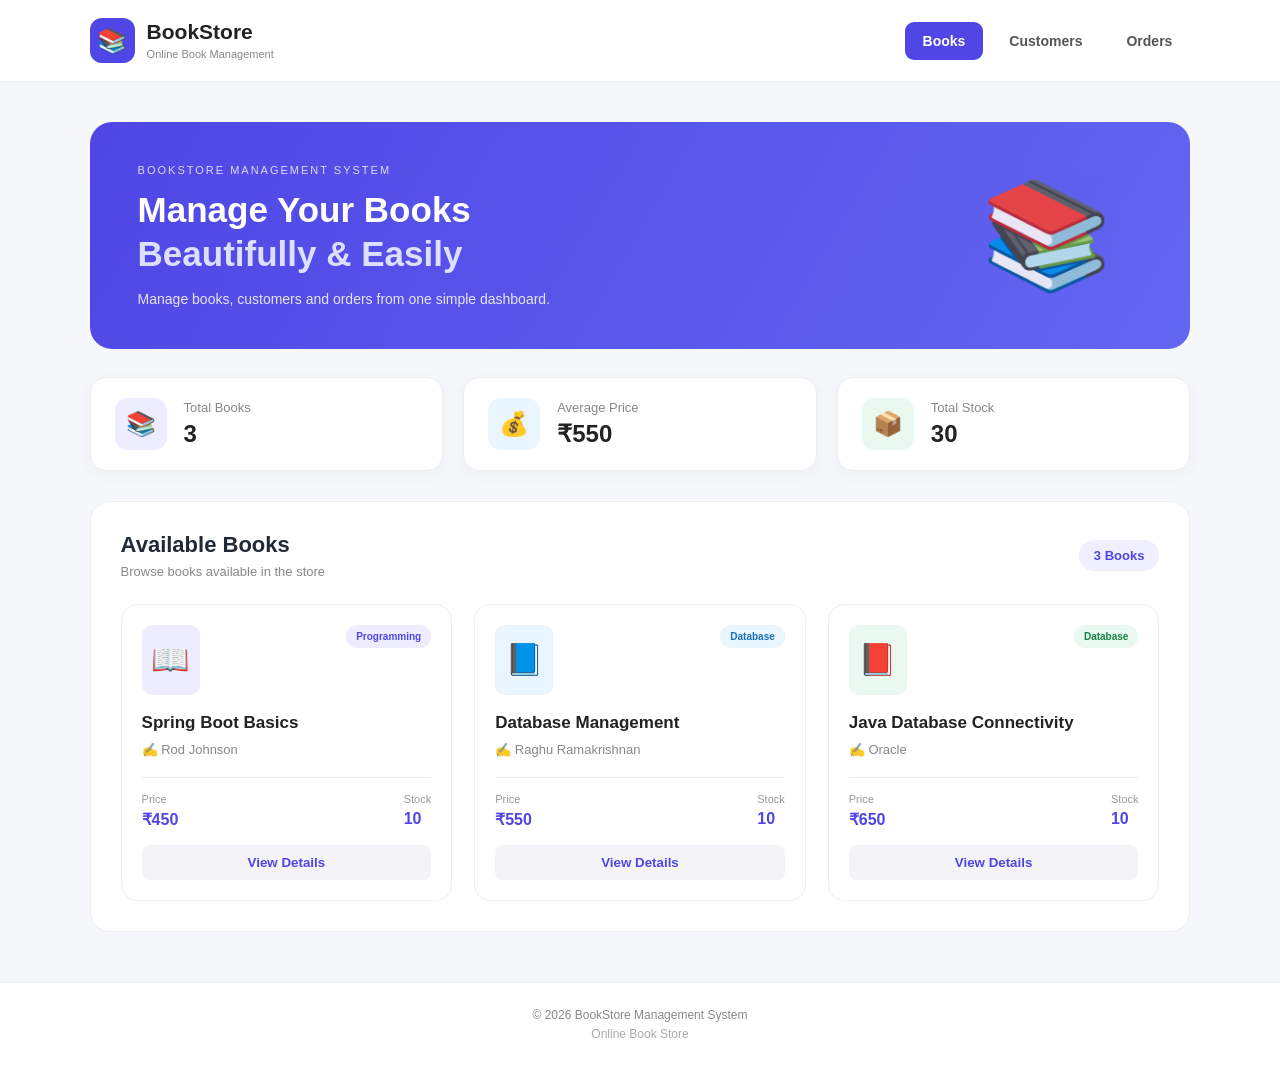
<file: index.html>
<!DOCTYPE html>
<html lang="en">

<head>

    <meta charset="UTF-8">

    <meta name="viewport"
          content="width=device-width, initial-scale=1.0">

    <title>BookStore | Book Management</title>

    <link rel="stylesheet" href="style.css">

</head>


<body>


    <!-- NAVBAR -->

    <nav class="navbar">

        <div class="brand">

            <div class="brand-icon">
                📚
            </div>

            <div>
                <h2>BookStore</h2>
                <span>Online Book Management</span>
            </div>

        </div>


        <div class="nav-links">

            <a href="index.html"
               class="active">
                Books
            </a>

            <a href="customer.html">
                Customers
            </a>

            <a href="order.html">
                Orders
            </a>

        </div>

    </nav>



    <!-- MAIN -->

    <main class="main-container">


        <!-- WELCOME -->

        <section class="welcome">

            <div>

                <p class="small-title">
                    BOOKSTORE MANAGEMENT SYSTEM
                </p>

                <h1>
                    Manage Your Books
                    <br>
                    <span>Beautifully & Easily</span>
                </h1>

                <p class="description">
                    Manage books, customers and orders
                    from one simple dashboard.
                </p>

            </div>


            <div class="welcome-icon">
                📚
            </div>

        </section>



        <!-- STAT CARDS -->

        <section class="stats">


            <div class="stat-card">

                <div class="stat-icon purple">
                    📚
                </div>

                <div>

                    <p>Total Books</p>

                    <h2>3</h2>

                </div>

            </div>



            <div class="stat-card">

                <div class="stat-icon blue">
                    💰
                </div>

                <div>

                    <p>Average Price</p>

                    <h2>₹550</h2>

                </div>

            </div>



            <div class="stat-card">

                <div class="stat-icon green">
                    📦
                </div>

                <div>

                    <p>Total Stock</p>

                    <h2>30</h2>

                </div>

            </div>


        </section>



        <!-- BOOK SECTION -->

        <section class="books-section">


            <div class="section-heading">

                <div>

                    <h2>
                        Available Books
                    </h2>

                    <p>
                        Browse books available in the store
                    </p>

                </div>


                <div class="book-count">
                    3 Books
                </div>

            </div>



            <!-- BOOK CARDS -->

            <div class="book-grid">


                <!-- BOOK 1 -->

                <div class="book-card">


                    <div class="book-top">

                        <div class="book-image purple-bg">
                            📖
                        </div>

                        <span class="category">
                            Programming
                        </span>

                    </div>


                    <h3>
                        Spring Boot Basics
                    </h3>


                    <p class="author">
                        ✍️ Rod Johnson
                    </p>


                    <div class="book-details">

                        <div>

                            <span>Price</span>

                            <strong>
                                ₹450
                            </strong>

                        </div>


                        <div>

                            <span>Stock</span>

                            <strong>
                                10
                            </strong>

                        </div>

                    </div>


                    <button class="view-btn">
                        View Details
                    </button>


                </div>



                <!-- BOOK 2 -->

                <div class="book-card">


                    <div class="book-top">

                        <div class="book-image blue-bg">
                            📘
                        </div>

                        <span class="category blue-category">
                            Database
                        </span>

                    </div>


                    <h3>
                        Database Management
                    </h3>


                    <p class="author">
                        ✍️ Raghu Ramakrishnan
                    </p>


                    <div class="book-details">

                        <div>

                            <span>Price</span>

                            <strong>
                                ₹550
                            </strong>

                        </div>


                        <div>

                            <span>Stock</span>

                            <strong>
                                10
                            </strong>

                        </div>

                    </div>


                    <button class="view-btn">
                        View Details
                    </button>


                </div>



                <!-- BOOK 3 -->

                <div class="book-card">


                    <div class="book-top">

                        <div class="book-image green-bg">
                            📕
                        </div>

                        <span class="category green-category">
                            Database
                        </span>

                    </div>


                    <h3>
                        Java Database Connectivity
                    </h3>


                    <p class="author">
                        ✍️ Oracle
                    </p>


                    <div class="book-details">

                        <div>

                            <span>Price</span>

                            <strong>
                                ₹650
                            </strong>

                        </div>


                        <div>

                            <span>Stock</span>

                            <strong>
                                10
                            </strong>

                        </div>

                    </div>


                    <button class="view-btn">
                        View Details
                    </button>


                </div>


            </div>

        </section>


    </main>


    <!-- FOOTER -->

    <footer>

        <p>
            © 2026 BookStore Management System
        </p>

        <span>
            Online Book Store
        </span>

    </footer>


</body>

</html>
</file>
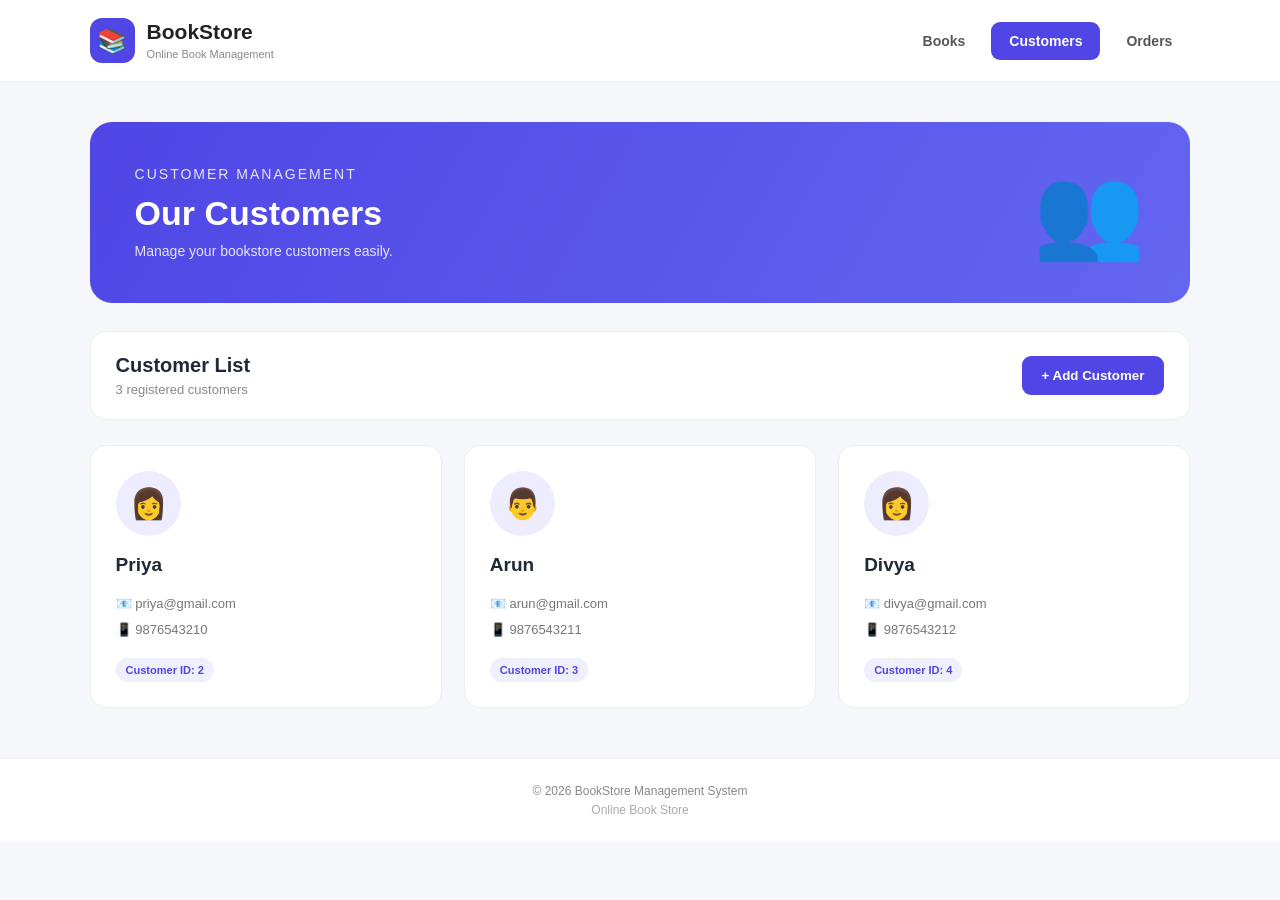
<file: customer.html>
<!DOCTYPE html>
<html lang="en">

<head>

    <meta charset="UTF-8">

    <meta name="viewport"
          content="width=device-width, initial-scale=1.0">

    <title>BookStore | Customers</title>

    <link rel="stylesheet" href="style.css">

    <style>

        .customer-page {
            width: 86%;
            max-width: 1200px;
            margin: 40px auto;
        }

        .customer-header {
            background: linear-gradient(120deg, #4f46e5, #6366f1);
            color: white;
            padding: 38px 45px;
            border-radius: 22px;
            display: flex;
            justify-content: space-between;
            align-items: center;
            margin-bottom: 28px;
        }

        .customer-header h1 {
            font-size: 34px;
            margin-bottom: 10px;
        }

        .customer-header p {
            opacity: 0.85;
            font-size: 14px;
        }

        .customer-header-icon {
            font-size: 90px;
        }

        .customer-actions {
            display: flex;
            justify-content: space-between;
            align-items: center;
            background: white;
            padding: 22px 25px;
            border-radius: 16px;
            margin-bottom: 25px;
            border: 1px solid #eeeeee;
        }

        .customer-actions h2 {
            font-size: 20px;
        }

        .customer-actions p {
            color: #888;
            font-size: 13px;
            margin-top: 5px;
        }

        .add-customer {
            background: #4f46e5;
            color: white;
            border: none;
            padding: 12px 20px;
            border-radius: 9px;
            font-weight: bold;
            cursor: pointer;
        }

        .add-customer:hover {
            background: #4338ca;
        }

        .customer-form {
            display: none;
            background: white;
            padding: 25px;
            border-radius: 16px;
            border: 1px solid #eeeeee;
            margin-bottom: 25px;
        }

        .customer-form h2 {
            margin-bottom: 20px;
        }

        .form-grid {
            display: grid;
            grid-template-columns: repeat(3, 1fr);
            gap: 18px;
        }

        .form-group label {
            display: block;
            font-size: 13px;
            font-weight: bold;
            margin-bottom: 7px;
        }

        .form-group input {
            width: 100%;
            padding: 12px;
            border: 1px solid #ddd;
            border-radius: 8px;
            outline: none;
        }

        .form-group input:focus {
            border-color: #4f46e5;
        }

        .form-buttons {
            margin-top: 20px;
            display: flex;
            gap: 10px;
        }

        .save-btn {
            background: #4f46e5;
            color: white;
            border: none;
            padding: 11px 20px;
            border-radius: 8px;
            cursor: pointer;
            font-weight: bold;
        }

        .cancel-btn {
            background: #eee;
            color: #444;
            border: none;
            padding: 11px 20px;
            border-radius: 8px;
            cursor: pointer;
        }

        .customer-grid {
            display: grid;
            grid-template-columns: repeat(3, 1fr);
            gap: 22px;
        }

        .customer-card {
            background: white;
            border: 1px solid #eeeeee;
            border-radius: 16px;
            padding: 25px;
            transition: 0.25s;
        }

        .customer-card:hover {
            transform: translateY(-5px);
            box-shadow: 0 12px 25px rgba(0, 0, 0, 0.08);
        }

        .customer-avatar {
            width: 65px;
            height: 65px;
            border-radius: 50%;
            background: #eeedff;
            display: flex;
            align-items: center;
            justify-content: center;
            font-size: 30px;
            margin-bottom: 18px;
        }

        .customer-card h3 {
            font-size: 19px;
            margin-bottom: 15px;
        }

        .customer-info {
            color: #777;
            font-size: 13px;
            line-height: 2;
        }

        .customer-id {
            display: inline-block;
            margin-top: 15px;
            padding: 6px 10px;
            background: #f0efff;
            color: #4f46e5;
            border-radius: 15px;
            font-size: 11px;
            font-weight: bold;
        }

        @media (max-width: 900px) {

            .customer-grid,
            .form-grid {
                grid-template-columns: 1fr 1fr;
            }

        }

        @media (max-width: 650px) {

            .customer-page {
                width: 92%;
            }

            .customer-header {
                padding: 30px;
            }

            .customer-header-icon {
                display: none;
            }

            .customer-grid,
            .form-grid {
                grid-template-columns: 1fr;
            }

            .customer-actions {
                flex-direction: column;
                align-items: flex-start;
                gap: 15px;
            }

        }

    </style>

</head>


<body>


    <!-- NAVBAR -->

    <nav class="navbar">

        <div class="brand">

            <div class="brand-icon">
                📚
            </div>

            <div>

                <h2>BookStore</h2>

                <span>
                    Online Book Management
                </span>

            </div>

        </div>


        <div class="nav-links">

            <a href="index.html">
                Books
            </a>

            <a href="customer.html" class="active">
                Customers
            </a>

            <a href="order.html">
                Orders
            </a>

        </div>

    </nav>



    <main class="customer-page">


        <!-- HEADER -->

        <section class="customer-header">

            <div>

                <p class="small-title">
                    CUSTOMER MANAGEMENT
                </p>

                <h1>
                    Our Customers
                </h1>

                <p>
                    Manage your bookstore customers easily.
                </p>

            </div>


            <div class="customer-header-icon">
                👥
            </div>

        </section>



        <!-- ACTION BAR -->

        <section class="customer-actions">

            <div>

                <h2>
                    Customer List
                </h2>

                <p id="customerCount">
                    3 registered customers
                </p>

            </div>


            <button
                class="add-customer"
                onclick="openCustomerForm()">

                + Add Customer

            </button>

        </section>



        <!-- FORM -->

        <section
            id="customerForm"
            class="customer-form">

            <h2>
                Add New Customer
            </h2>


            <div class="form-grid">


                <div class="form-group">

                    <label>
                        Customer Name
                    </label>

                    <input
                        type="text"
                        id="customerName"
                        placeholder="Enter name">

                </div>


                <div class="form-group">

                    <label>
                        Email
                    </label>

                    <input
                        type="email"
                        id="customerEmail"
                        placeholder="Enter email">

                </div>


                <div class="form-group">

                    <label>
                        Phone
                    </label>

                    <input
                        type="text"
                        id="customerPhone"
                        placeholder="Enter phone">

                </div>


            </div>


            <div class="form-buttons">

                <button
                    class="save-btn"
                    onclick="saveCustomer()">

                    Save Customer

                </button>


                <button
                    class="cancel-btn"
                    onclick="closeCustomerForm()">

                    Cancel

                </button>

            </div>

        </section>



        <!-- CUSTOMERS -->

        <section class="customer-grid"
                 id="customerGrid">


            <div class="customer-card">

                <div class="customer-avatar">
                    👩
                </div>

                <h3>
                    Priya
                </h3>

                <div class="customer-info">

                    📧 priya@gmail.com
                    <br>
                    📱 9876543210

                </div>

                <span class="customer-id">
                    Customer ID: 2
                </span>

            </div>


            <div class="customer-card">

                <div class="customer-avatar">
                    👨
                </div>

                <h3>
                    Arun
                </h3>

                <div class="customer-info">

                    📧 arun@gmail.com
                    <br>
                    📱 9876543211

                </div>

                <span class="customer-id">
                    Customer ID: 3
                </span>

            </div>


            <div class="customer-card">

                <div class="customer-avatar">
                    👩
                </div>

                <h3>
                    Divya
                </h3>

                <div class="customer-info">

                    📧 divya@gmail.com
                    <br>
                    📱 9876543212

                </div>

                <span class="customer-id">
                    Customer ID: 4
                </span>

            </div>


        </section>


    </main>



    <footer>

        <p>
            © 2026 BookStore Management System
        </p>

        <span>
            Online Book Store
        </span>

    </footer>



    <script src="customer.js"></script>

</body>

</html>
</file>
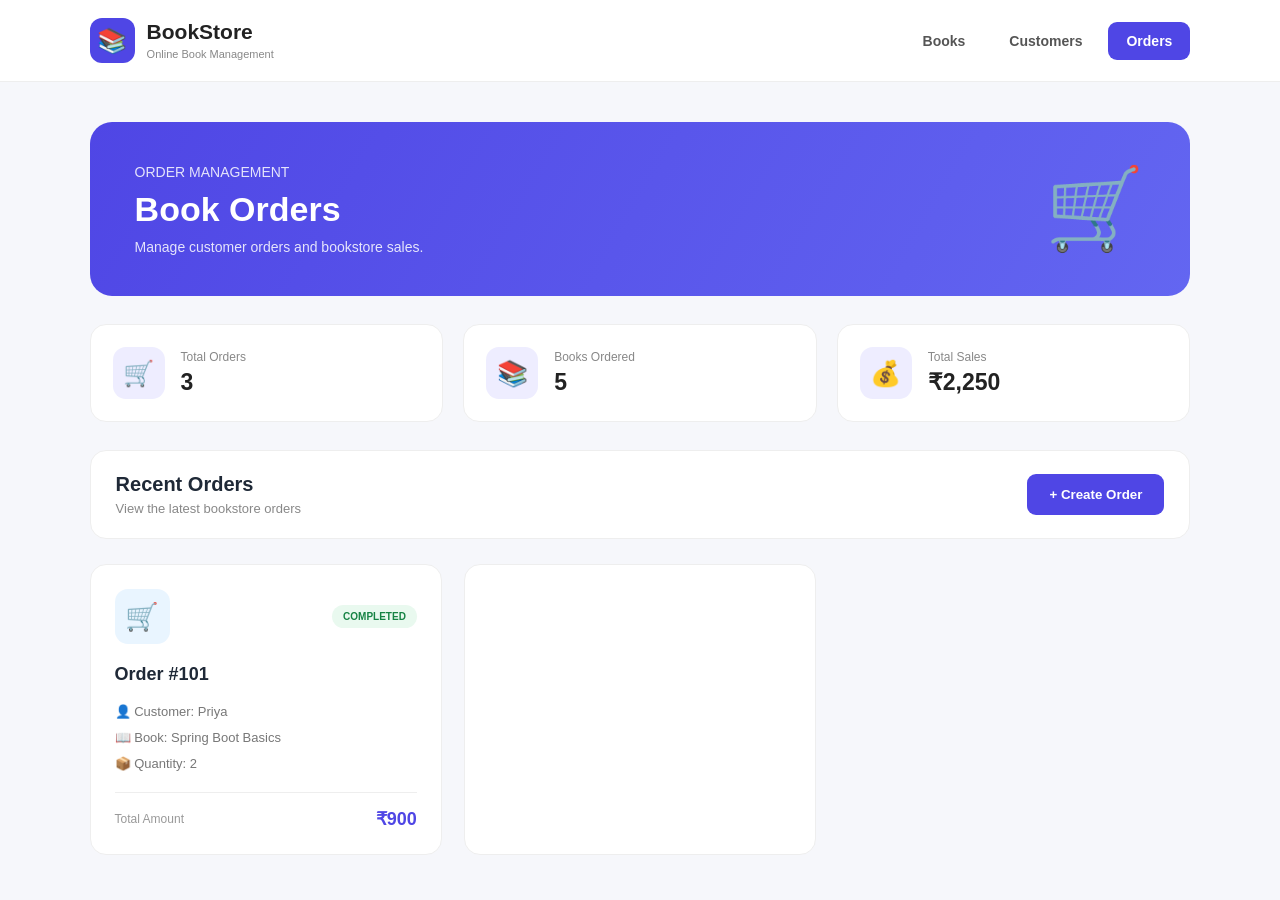
<file: order.html>
<!DOCTYPE html>
<html lang="en">

<head>

    <meta charset="UTF-8">

    <meta name="viewport"
          content="width=device-width, initial-scale=1.0">

    <title>BookStore | Orders</title>

    <link rel="stylesheet" href="style.css">

    <style>

        .order-page {
            width: 86%;
            max-width: 1200px;
            margin: 40px auto;
        }

        .order-header {
            background: linear-gradient(120deg, #4f46e5, #6366f1);
            color: white;
            padding: 40px 45px;
            border-radius: 22px;

            display: flex;
            justify-content: space-between;
            align-items: center;

            margin-bottom: 28px;
        }

        .order-header h1 {
            font-size: 34px;
            margin: 10px 0;
        }

        .order-header p {
            opacity: 0.85;
            font-size: 14px;
        }

        .order-header-icon {
            font-size: 80px;
        }

        .order-stats {
            display: grid;
            grid-template-columns: repeat(3, 1fr);
            gap: 20px;
            margin-bottom: 28px;
        }

        .order-stat {
            background: white;
            border: 1px solid #eeeeee;
            border-radius: 16px;
            padding: 22px;

            display: flex;
            align-items: center;
            gap: 16px;
        }

        .order-stat-icon {
            width: 52px;
            height: 52px;
            border-radius: 13px;
            background: #eeedff;

            display: flex;
            align-items: center;
            justify-content: center;

            font-size: 25px;
        }

        .order-stat p {
            color: #888;
            font-size: 12px;
            margin-bottom: 5px;
        }

        .order-stat h2 {
            color: #222;
            font-size: 23px;
        }

        .order-actions {
            background: white;
            padding: 22px 25px;
            border-radius: 16px;

            display: flex;
            justify-content: space-between;
            align-items: center;

            border: 1px solid #eeeeee;
            margin-bottom: 25px;
        }

        .order-actions h2 {
            font-size: 20px;
        }

        .order-actions p {
            color: #888;
            font-size: 13px;
            margin-top: 5px;
        }

        .add-order {
            background: #4f46e5;
            color: white;
            border: none;

            padding: 13px 22px;

            border-radius: 9px;

            font-weight: bold;

            cursor: pointer;
        }

        .add-order:hover {
            background: #4338ca;
        }

        /* FORM */

        .order-form {
            display: none;

            background: white;

            padding: 28px;

            border-radius: 16px;

            border: 1px solid #eeeeee;

            margin-bottom: 25px;
        }

        .order-form h2 {
            margin-bottom: 22px;
        }

        .form-grid {
            display: grid;

            grid-template-columns: repeat(3, 1fr);

            gap: 18px;
        }

        .form-group label {
            display: block;

            font-size: 13px;

            font-weight: bold;

            margin-bottom: 7px;
        }

        .form-group input {
            width: 100%;

            padding: 12px;

            border: 1px solid #ddd;

            border-radius: 8px;

            box-sizing: border-box;

            outline: none;
        }

        .form-group input:focus {
            border-color: #4f46e5;
        }

        .form-buttons {
            display: flex;

            gap: 10px;

            margin-top: 22px;
        }

        .save-btn {
            background: #4f46e5;

            color: white;

            border: none;

            padding: 12px 22px;

            border-radius: 8px;

            font-weight: bold;

            cursor: pointer;
        }

        .save-btn:hover {
            background: #4338ca;
        }

        .cancel-btn {
            background: #eeeeee;

            color: #444;

            border: none;

            padding: 12px 22px;

            border-radius: 8px;

            font-weight: bold;

            cursor: pointer;
        }

        .cancel-btn:hover {
            background: #dddddd;
        }

        /* ORDER CARDS */

        .order-grid {
            display: grid;

            grid-template-columns: repeat(3, 1fr);

            gap: 22px;
        }

        .order-card {
            background: white;

            border: 1px solid #eeeeee;

            border-radius: 16px;

            padding: 24px;

            transition: 0.25s;
        }

        .order-card:hover {
            transform: translateY(-5px);

            box-shadow:
                0 12px 25px
                rgba(0, 0, 0, 0.08);
        }

        .order-top {
            display: flex;

            justify-content: space-between;

            align-items: center;

            margin-bottom: 20px;
        }

        .order-icon {
            width: 55px;

            height: 55px;

            border-radius: 13px;

            background: #e9f5ff;

            display: flex;

            align-items: center;

            justify-content: center;

            font-size: 27px;
        }

        .order-status {
            background: #e9f9ef;

            color: #168344;

            padding: 6px 11px;

            border-radius: 15px;

            font-size: 10px;

            font-weight: bold;
        }

        .order-card h3 {
            font-size: 18px;

            margin-bottom: 14px;
        }

        .order-info {
            color: #777;

            font-size: 13px;

            line-height: 2;
        }

        .order-price {
            border-top: 1px solid #eeeeee;

            margin-top: 15px;

            padding-top: 15px;

            display: flex;

            justify-content: space-between;

            align-items: center;
        }

        .order-price span {
            color: #999;

            font-size: 12px;
        }

        .order-price strong {
            color: #4f46e5;

            font-size: 18px;
        }

        /* MOBILE */

        @media (max-width: 900px) {

            .order-stats {
                grid-template-columns: 1fr;
            }

            .order-grid {
                grid-template-columns: 1fr 1fr;
            }

            .form-grid {
                grid-template-columns: 1fr 1fr;
            }

        }

        @media (max-width: 650px) {

            .order-page {
                width: 92%;
            }

            .order-header {
                padding: 30px;
            }

            .order-header-icon {
                display: none;
            }

            .order-actions {
                flex-direction: column;

                align-items: flex-start;

                gap: 15px;
            }

            .order-grid {
                grid-template-columns: 1fr;
            }

            .form-grid {
                grid-template-columns: 1fr;
            }

        }

    </style>

</head>


<body>


    <!-- NAVIGATION -->

    <nav class="navbar">

        <div class="brand">

            <div class="brand-icon">
                📚
            </div>

            <div>

                <h2>
                    BookStore
                </h2>

                <span>
                    Online Book Management
                </span>

            </div>

        </div>


        <div class="nav-links">

            <a href="index.html">
                Books
            </a>

            <a href="customer.html">
                Customers
            </a>

            <a href="order.html"
               class="active">
                Orders
            </a>

        </div>

    </nav>



    <!-- MAIN PAGE -->

    <main class="order-page">


        <!-- HEADER -->

        <section class="order-header">

            <div>

                <p>
                    ORDER MANAGEMENT
                </p>

                <h1>
                    Book Orders
                </h1>

                <p>
                    Manage customer orders
                    and bookstore sales.
                </p>

            </div>

            <div class="order-header-icon">
                🛒
            </div>

        </section>



        <!-- STATISTICS -->

        <section class="order-stats">


            <div class="order-stat">

                <div class="order-stat-icon">
                    🛒
                </div>

                <div>

                    <p>
                        Total Orders
                    </p>

                    <h2 id="totalOrders">
                        3
                    </h2>

                </div>

            </div>


            <div class="order-stat">

                <div class="order-stat-icon">
                    📚
                </div>

                <div>

                    <p>
                        Books Ordered
                    </p>

                    <h2>
                        5
                    </h2>

                </div>

            </div>


            <div class="order-stat">

                <div class="order-stat-icon">
                    💰
                </div>

                <div>

                    <p>
                        Total Sales
                    </p>

                    <h2>
                        ₹2,250
                    </h2>

                </div>

            </div>


        </section>



        <!-- ACTION BAR -->

        <section class="order-actions">

            <div>

                <h2>
                    Recent Orders
                </h2>

                <p>
                    View the latest bookstore orders
                </p>

            </div>


            <button
                type="button"
                class="add-order"
                onclick="openOrderForm()">

                + Create Order

            </button>

        </section>



        <!-- CREATE ORDER FORM -->

        <section
            id="orderForm"
            class="order-form">


            <h2>
                Create New Order
            </h2>


            <div class="form-grid">


                <div class="form-group">

                    <label>
                        Customer Name
                    </label>

                    <input
                        type="text"
                        id="orderCustomer"
                        placeholder="Enter customer name">

                </div>


                <div class="form-group">

                    <label>
                        Book Name
                    </label>

                    <input
                        type="text"
                        id="orderBook"
                        placeholder="Enter book name">

                </div>


                <div class="form-group">

                    <label>
                        Quantity
                    </label>

                    <input
                        type="number"
                        id="orderQuantity"
                        min="1"
                        placeholder="Enter quantity">

                </div>


            </div>


            <div class="form-buttons">


                <button
                    type="button"
                    class="save-btn"
                    onclick="saveOrder()">

                    Save Order

                </button>


                <button
                    type="button"
                    class="cancel-btn"
                    onclick="closeOrderForm()">

                    Cancel

                </button>


            </div>


        </section>



        <!-- ORDER CARDS -->

        <section
            class="order-grid"
            id="orderGrid">


            <div class="order-card">

                <div class="order-top">

                    <div class="order-icon">
                        🛒
                    </div>

                    <span class="order-status">
                        COMPLETED
                    </span>

                </div>

                <h3>
                    Order #101
                </h3>

                <div class="order-info">

                    👤 Customer: Priya

                    <br>

                    📖 Book: Spring Boot Basics

                    <br>

                    📦 Quantity: 2

                </div>

                <div class="order-price">

                    <span>
                        Total Amount
                    </span>

                    <strong>
                        ₹900
                    </strong>

                </div>

            </div>



            <div class="order-card">
</file>
<file: style.css>
* {
    margin: 0;
    padding: 0;
    box-sizing: border-box;
}


body {
    font-family: Arial, Helvetica, sans-serif;

    background: #f6f7fb;

    color: #1f2937;
}


/* NAVBAR */

.navbar {

    height: 82px;

    background: white;

    display: flex;

    align-items: center;

    justify-content: space-between;

    padding: 0 7%;

    border-bottom: 1px solid #eeeeee;
}


.brand {

    display: flex;

    align-items: center;

    gap: 12px;
}


.brand-icon {

    width: 45px;

    height: 45px;

    border-radius: 12px;

    background: #4f46e5;

    display: flex;

    align-items: center;

    justify-content: center;

    font-size: 24px;
}


.brand h2 {

    color: #222;

    font-size: 21px;
}


.brand span {

    color: #888;

    font-size: 11px;
}


.nav-links {

    display: flex;

    gap: 8px;
}


.nav-links a {

    text-decoration: none;

    color: #555;

    font-size: 14px;

    font-weight: 600;

    padding: 11px 18px;

    border-radius: 9px;

    transition: 0.2s;
}


.nav-links a:hover {

    background: #f0efff;

    color: #4f46e5;
}


.nav-links .active {

    background: #4f46e5;

    color: white;
}


/* MAIN */

.main-container {

    width: 86%;

    max-width: 1200px;

    margin: 40px auto;
}


/* WELCOME */

.welcome {

    background: linear-gradient(
        120deg,
        #4f46e5,
        #6366f1
    );

    border-radius: 22px;

    padding: 42px 48px;

    color: white;

    display: flex;

    align-items: center;

    justify-content: space-between;

    overflow: hidden;

    margin-bottom: 28px;
}


.small-title {

    font-size: 11px;

    letter-spacing: 2px;

    opacity: 0.8;

    margin-bottom: 12px;
}


.welcome h1 {

    font-size: 35px;

    line-height: 1.25;

    margin-bottom: 15px;
}


.welcome h1 span {

    color: #dddfff;
}


.description {

    font-size: 14px;

    opacity: 0.85;
}


.welcome-icon {

    font-size: 105px;

    opacity: 0.9;

    margin-right: 30px;
}


/* STATS */

.stats {

    display: grid;

    grid-template-columns:
        repeat(3, 1fr);

    gap: 20px;

    margin-bottom: 30px;
}


.stat-card {

    background: white;

    border-radius: 16px;

    padding: 20px 24px;

    display: flex;

    align-items: center;

    gap: 17px;

    border: 1px solid #eeeeee;

    box-shadow:
        0 4px 15px
        rgba(0, 0, 0, 0.04);
}


.stat-icon {

    width: 52px;

    height: 52px;

    border-radius: 13px;

    display: flex;

    align-items: center;

    justify-content: center;

    font-size: 24px;
}


.purple {

    background: #eeedff;
}


.blue {

    background: #e9f5ff;
}


.green {

    background: #e9f9ef;
}


.stat-card p {

    color: #888;

    font-size: 13px;

    margin-bottom: 5px;
}


.stat-card h2 {

    font-size: 24px;

    color: #222;
}


/* BOOK SECTION */

.books-section {

    background: white;

    padding: 30px;

    border-radius: 20px;

    border: 1px solid #eeeeee;
}


.section-heading {

    display: flex;

    align-items: center;

    justify-content: space-between;

    margin-bottom: 25px;
}


.section-heading h2 {

    font-size: 22px;

    margin-bottom: 6px;
}


.section-heading p {

    color: #888;

    font-size: 13px;
}


.book-count {

    background: #f0efff;

    color: #4f46e5;

    padding: 8px 15px;

    border-radius: 20px;

    font-size: 13px;

    font-weight: bold;
}


/* BOOK GRID */

.book-grid {

    display: grid;

    grid-template-columns:
        repeat(3, 1fr);

    gap: 22px;
}


/* BOOK CARD */

.book-card {

    border: 1px solid #eeeeee;

    border-radius: 16px;

    padding: 20px;

    transition: 0.25s;

    background: white;
}


.book-card:hover {

    transform: translateY(-5px);

    box-shadow:
        0 12px 25px
        rgba(0, 0, 0, 0.08);
}


.book-top {

    display: flex;

    justify-content: space-between;

    align-items: flex-start;

    margin-bottom: 18px;
}


.book-image {

    width: 58px;

    height: 70px;

    border-radius: 10px;

    display: flex;

    align-items: center;

    justify-content: center;

    font-size: 31px;
}


.purple-bg {

    background: #eeedff;
}


.blue-bg {

    background: #e9f5ff;
}


.green-bg {

    background: #e9f9ef;
}


.category {

    background: #eeedff;

    color: #4f46e5;

    padding: 6px 10px;

    border-radius: 15px;

    font-size: 10px;

    font-weight: bold;
}


.blue-category {

    background: #e9f5ff;

    color: #1671b8;
}


.green-category {

    background: #e9f9ef;

    color: #168344;
}


.book-card h3 {

    font-size: 17px;

    margin-bottom: 9px;

    color: #222;
}


.author {

    color: #888;

    font-size: 13px;

    margin-bottom: 20px;
}


.book-details {

    display: flex;

    justify-content: space-between;

    border-top: 1px solid #eeeeee;

    padding-top: 15px;

    margin-bottom: 16px;
}


.book-details div {

    display: flex;

    flex-direction: column;

    gap: 5px;
}


.book-details span {

    color: #999;

    font-size: 11px;
}


.book-details strong {

    font-size: 16px;

    color: #4f46e5;
}


.view-btn {

    width: 100%;

    padding: 10px;

    border: none;

    border-radius: 8px;

    background: #f3f3f8;

    color: #4f46e5;

    font-weight: bold;

    cursor: pointer;
}


.view-btn:hover {

    background: #4f46e5;

    color: white;
}


/* FOOTER */

footer {

    margin-top: 50px;

    padding: 25px;

    text-align: center;

    background: white;

    border-top: 1px solid #eeeeee;

    color: #888;

    font-size: 12px;
}


footer span {

    display: block;

    margin-top: 5px;

    color: #aaa;
}


/* RESPONSIVE */

@media (max-width: 900px) {

    .book-grid {

        grid-template-columns: 1fr 1fr;
    }

    .stats {

        grid-template-columns: 1fr;
    }

}


@media (max-width: 650px) {

    .navbar {

        height: auto;

        padding: 18px;

        flex-direction: column;

        gap: 18px;
    }


    .main-container {

        width: 92%;
    }


    .welcome {

        padding: 30px;

    }


    .welcome-icon {

        display: none;
    }


    .book-grid {

        grid-template-columns: 1fr;
    }


    .section-heading {

        flex-direction: column;

        align-items: flex-start;

        gap: 12px;
    }

}
</file>
